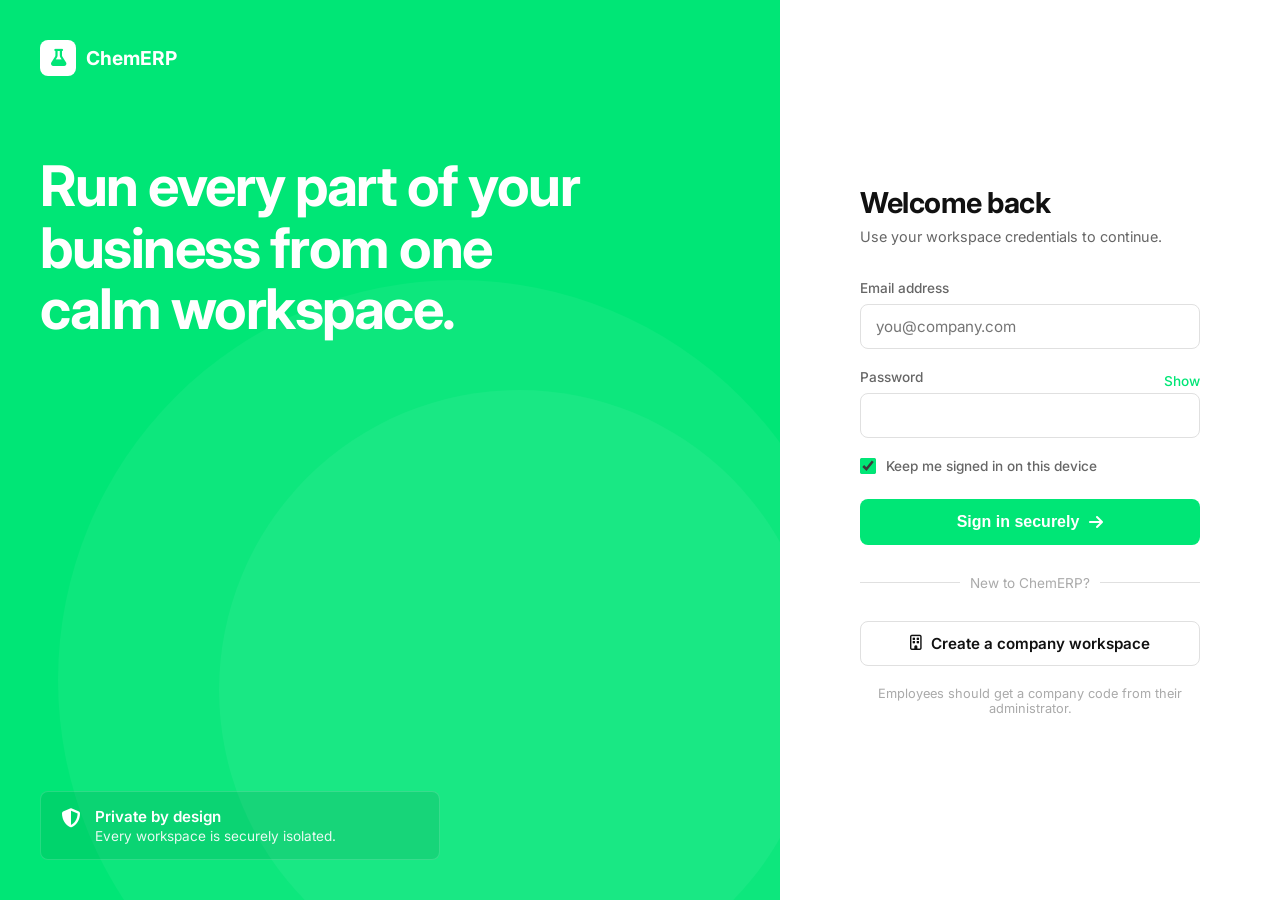
<file: static/login.html>
<!DOCTYPE html>
<html lang="en">
<head>
    <meta charset="UTF-8">
    <meta name="viewport" content="width=device-width, initial-scale=1.0">
    <title>Login - ChemERP</title>
    <link href="https://fonts.googleapis.com/css2?family=Inter:wght@400;500;600;700&display=swap" rel="stylesheet">
    <link rel="stylesheet" href="https://cdnjs.cloudflare.com/ajax/libs/font-awesome/6.4.0/css/all.min.css">
    <style>
        :root {
            --primary-green: #00e676; /* Parrot Green */
            --primary-dark: #00c853;
            --text-main: #111111;
            --text-muted: #666666;
            --border-color: #e0e0e0;
            --font-family: 'Inter', sans-serif;
        }

        * {
            margin: 0;
            padding: 0;
            box-sizing: border-box;
        }

        body {
            font-family: var(--font-family);
            display: flex;
            height: 100vh;
            overflow: hidden;
            background-color: #ffffff;
        }

        /* Left Panel */
        .left-panel {
            flex: 1;
            background-color: var(--primary-green);
            color: #ffffff;
            padding: 40px;
            display: flex;
            flex-direction: column;
            justify-content: space-between;
            position: relative;
            overflow: hidden;
        }

        /* Subtle background circles for the left panel */
        .left-panel::before {
            content: '';
            position: absolute;
            bottom: -20%;
            right: -10%;
            width: 800px;
            height: 800px;
            border-radius: 50%;
            background: rgba(255, 255, 255, 0.05);
            z-index: 0;
        }
        .left-panel::after {
            content: '';
            position: absolute;
            bottom: -10%;
            right: -5%;
            width: 600px;
            height: 600px;
            border-radius: 50%;
            background: rgba(255, 255, 255, 0.05);
            z-index: 0;
        }

        .left-content {
            position: relative;
            z-index: 1;
        }

        .logo {
            display: flex;
            align-items: center;
            gap: 10px;
            font-weight: 700;
            font-size: 1.2rem;
            margin-bottom: 80px;
        }

        .logo-icon {
            background-color: #ffffff;
            color: var(--primary-green);
            width: 36px;
            height: 36px;
            border-radius: 8px;
            display: flex;
            align-items: center;
            justify-content: center;
            font-size: 1.1rem;
        }

        .hero-text {
            font-size: 3.5rem;
            font-weight: 700;
            line-height: 1.1;
            letter-spacing: -1.5px;
            max-width: 550px;
        }

        .privacy-box {
            background-color: rgba(0, 0, 0, 0.08);
            border: 1px solid rgba(255, 255, 255, 0.15);
            padding: 15px 20px;
            border-radius: 8px;
            display: flex;
            align-items: flex-start;
            gap: 15px;
            max-width: 400px;
            position: relative;
            z-index: 1;
        }

        .privacy-box i {
            font-size: 1.2rem;
            margin-top: 2px;
        }

        .privacy-text h4 {
            font-size: 0.95rem;
            font-weight: 600;
            margin-bottom: 2px;
        }
        .privacy-text p {
            font-size: 0.85rem;
            opacity: 0.9;
        }

        /* Right Panel */
        .right-panel {
            width: 500px;
            background-color: #ffffff;
            padding: 60px 80px;
            display: flex;
            flex-direction: column;
            justify-content: center;
            overflow-y: auto;
        }

        .form-header {
            margin-bottom: 35px;
        }

        .form-header h1 {
            font-size: 1.8rem;
            font-weight: 700;
            color: var(--text-main);
            margin-bottom: 8px;
            letter-spacing: -0.5px;
        }

        .form-header p {
            font-size: 0.9rem;
            color: var(--text-muted);
        }

        .form-group {
            margin-bottom: 20px;
        }

        .form-group label {
            display: block;
            font-size: 0.85rem;
            font-weight: 500;
            color: var(--text-muted);
            margin-bottom: 8px;
        }

        .form-group input[type="email"],
        .form-group input[type="password"],
        .form-group input[type="text"] {
            width: 100%;
            padding: 12px 15px;
            border: 1px solid var(--border-color);
            border-radius: 8px;
            font-size: 0.95rem;
            font-family: var(--font-family);
            outline: none;
            transition: border-color 0.2s ease;
        }

        .form-group input:focus {
            border-color: var(--primary-green);
        }

        .password-header {
            display: flex;
            justify-content: space-between;
            align-items: center;
        }
        
        .password-header a {
            font-size: 0.85rem;
            color: var(--primary-green);
            text-decoration: none;
            font-weight: 500;
        }

        .checkbox-group {
            display: flex;
            align-items: center;
            gap: 10px;
            margin-bottom: 25px;
        }

        .checkbox-group input {
            width: 16px;
            height: 16px;
            accent-color: var(--primary-green);
        }

        .checkbox-group label {
            font-size: 0.85rem;
            color: var(--text-muted);
            font-weight: 500;
            cursor: pointer;
        }

        .btn-primary {
            width: 100%;
            padding: 14px;
            background-color: var(--primary-green);
            color: #ffffff;
            border: none;
            border-radius: 8px;
            font-size: 1rem;
            font-weight: 600;
            cursor: pointer;
            transition: background-color 0.2s ease;
            display: flex;
            align-items: center;
            justify-content: center;
            gap: 10px;
        }

        .btn-primary:hover {
            background-color: var(--primary-dark);
        }

        .divider {
            display: flex;
            align-items: center;
            text-align: center;
            margin: 30px 0;
            color: #aaa;
            font-size: 0.85rem;
        }

        .divider::before,
        .divider::after {
            content: '';
            flex: 1;
            border-bottom: 1px solid var(--border-color);
        }

        .divider span {
            padding: 0 10px;
        }

        .btn-outline {
            width: 100%;
            padding: 12px;
            background-color: #ffffff;
            color: var(--text-main);
            border: 1px solid var(--border-color);
            border-radius: 8px;
            font-size: 0.95rem;
            font-weight: 600;
            cursor: pointer;
            transition: all 0.2s ease;
            display: flex;
            align-items: center;
            justify-content: center;
            gap: 10px;
            text-decoration: none;
        }

        .btn-outline:hover {
            background-color: #f9f9f9;
            border-color: #ccc;
        }

        .footer-text {
            text-align: center;
            font-size: 0.8rem;
            color: #aaa;
            margin-top: 20px;
        }

        @media (max-width: 900px) {
            .left-panel {
                display: none;
            }
            .right-panel {
                width: 100%;
                padding: 40px;
            }
        }
    </style>
</head>
<body>

    <!-- Left Panel -->
    <div class="left-panel">
        <div class="left-content">
            <div class="logo">
                <div class="logo-icon">
                    <i class="fa-solid fa-flask"></i>
                </div>
                ChemERP
            </div>
            
            <h1 class="hero-text">
                Run every part of your business from one calm workspace.
            </h1>
        </div>

        <div class="privacy-box">
            <i class="fa-solid fa-shield-halved"></i>
            <div class="privacy-text">
                <h4>Private by design</h4>
                <p>Every workspace is securely isolated.</p>
            </div>
        </div>
    </div>

    <!-- Right Panel -->
    <div class="right-panel">
        <div class="form-header">
            <h1>Welcome back</h1>
            <p>Use your workspace credentials to continue.</p>
        </div>

        <form id="loginForm">
            <div class="form-group">
                <label>Email address</label>
                <input type="email" id="email" placeholder="you@company.com" required>
            </div>
            
            <div class="form-group">
                <div class="password-header">
                    <label>Password</label>
                    <a href="#">Show</a>
                </div>
                <input type="password" id="password" required>
            </div>

            <div class="checkbox-group">
                <input type="checkbox" id="keepSignedIn" checked>
                <label for="keepSignedIn">Keep me signed in on this device</label>
            </div>

            <button type="submit" class="btn-primary">
                Sign in securely <i class="fa-solid fa-arrow-right"></i>
            </button>
        </form>

        <div class="divider">
            <span>New to ChemERP?</span>
        </div>

        <a href="/register" class="btn-outline">
            <i class="fa-regular fa-building"></i> Create a company workspace
        </a>

        <p class="footer-text">
            Employees should get a company code from their administrator.
        </p>
    </div>

    <script>
        document.getElementById('loginForm').addEventListener('submit', async (e) => {
            e.preventDefault();
            const email = document.getElementById('email').value;
            const password = document.getElementById('password').value;

            const formData = new URLSearchParams();
            formData.append('username', email);
            formData.append('password', password);

            try {
                const response = await fetch('/api/login', {
                    method: 'POST',
                    headers: { 'Content-Type': 'application/x-www-form-urlencoded' },
                    body: formData
                });
                
                const data = await response.json();
                
                if (response.ok) {
                    localStorage.setItem('access_token', data.access_token);
                    localStorage.setItem('refresh_token', data.refresh_token);
                    window.location.href = '/';
                } else {
                    alert(data.detail || 'Invalid credentials');
                }
            } catch (error) {
                console.error(error);
                alert('Login failed');
            }
        });
    </script>
</body>
</html>
</file>
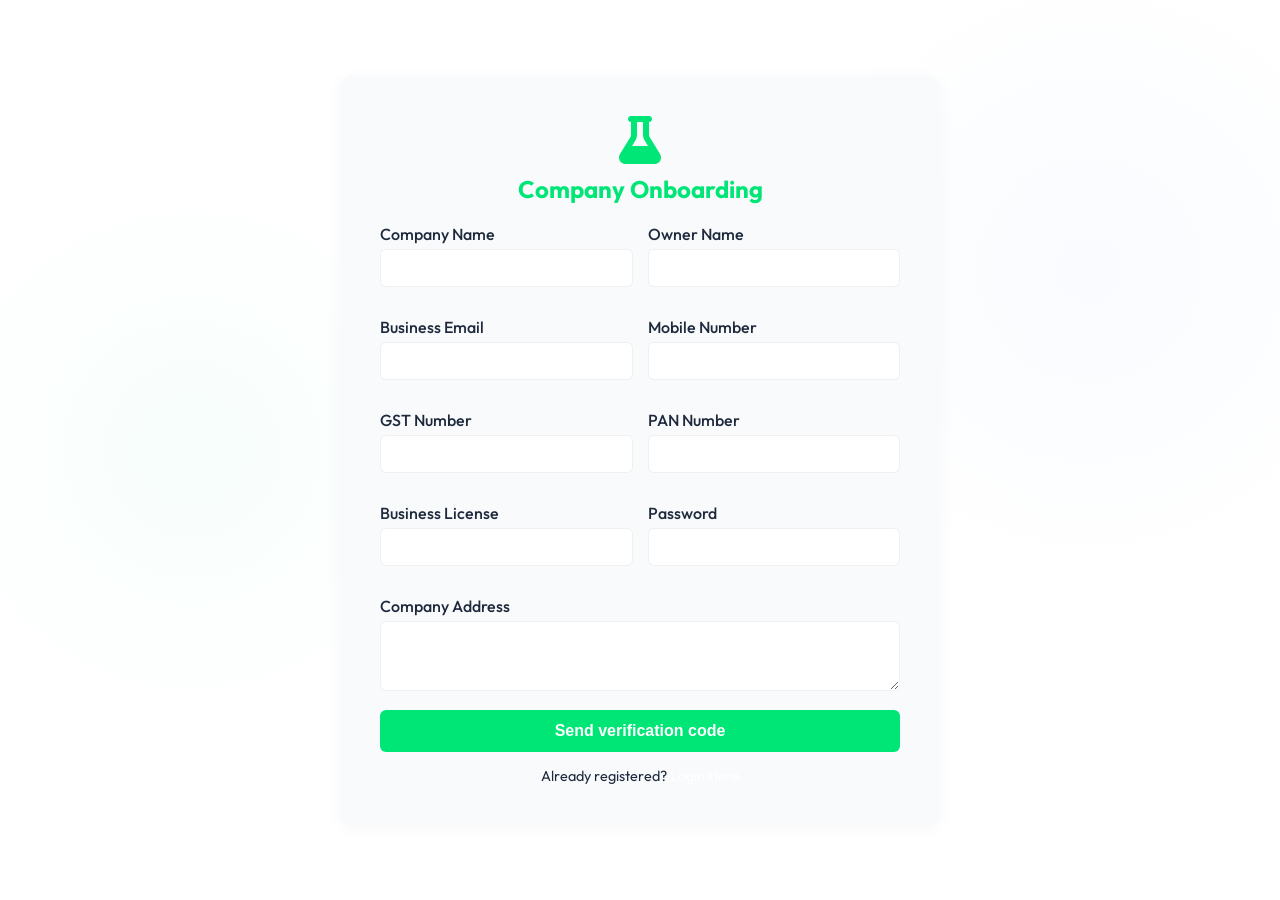
<file: static/register.html>
<!DOCTYPE html>
<html lang="en">
<head>
    <meta charset="UTF-8">
    <meta name="viewport" content="width=device-width, initial-scale=1.0">
    <title>Company Registration - ChemERP</title>
    <link href="https://fonts.googleapis.com/css2?family=Inter:wght@400;500;600;700&display=swap" rel="stylesheet">
    <link rel="stylesheet" href="https://cdnjs.cloudflare.com/ajax/libs/font-awesome/6.4.0/css/all.min.css">
    <link rel="stylesheet" href="/static/css/style.css">
    <style>
        body { justify-content: center; align-items: center; background-color: var(--sidebar-bg); padding: 20px;}
        .auth-container {
            background: var(--bg-color);
            padding: 40px;
            border-radius: 12px;
            box-shadow: var(--card-shadow);
            width: 100%;
            max-width: 600px;
        }
        .auth-container h2 { color: var(--secondary-color); margin-bottom: 20px; text-align: center; }
        .form-grid { display: grid; grid-template-columns: 1fr 1fr; gap: 15px; }
        .form-group { margin-bottom: 15px; }
        .form-group.full { grid-column: span 2; }
        .form-group label { display: block; margin-bottom: 5px; font-weight: 500; }
        .form-group input, .form-group textarea { 
            width: 100%; padding: 10px; border: 1px solid var(--border-color); 
            border-radius: 6px; font-family: var(--font-family);
        }
        .btn {
            background: var(--secondary-color); color: #fff; border: none;
            padding: 12px; width: 100%; border-radius: 6px; cursor: pointer;
            font-size: 1rem; font-weight: 600; transition: var(--transition);
        }
        .btn:hover { background: #55b800; }
        .auth-links { margin-top: 15px; font-size: 0.9rem; text-align: center; }
        .auth-links a { color: var(--primary-color); text-decoration: none; }
        @media (max-width: 600px) { .form-grid { grid-template-columns: 1fr; } .form-group.full { grid-column: span 1; } }
    </style>
</head>
<body>
    <div class="auth-container">
        <div style="text-align: center;">
            <i class="fa-solid fa-flask" style="color: var(--secondary-color); font-size: 3rem; margin-bottom: 10px;"></i>
        </div>
        <h2>Company Onboarding</h2>
        <form id="registerForm">
            <div class="form-grid">
                <div class="form-group">
                    <label>Company Name</label>
                    <input type="text" id="company_name" required>
                </div>
                <div class="form-group">
                    <label>Owner Name</label>
                    <input type="text" id="owner_name" required>
                </div>
                <div class="form-group">
                    <label>Business Email</label>
                    <input type="email" id="email" required>
                </div>
                <div class="form-group">
                    <label>Mobile Number</label>
                    <input type="text" id="mobile" required>
                </div>
                <div class="form-group">
                    <label>GST Number</label>
                    <input type="text" id="gst_number" required>
                </div>
                <div class="form-group">
                    <label>PAN Number</label>
                    <input type="text" id="pan_number" required>
                </div>
                <div class="form-group">
                    <label>Business License</label>
                    <input type="text" id="license_number" required>
                </div>
                <div class="form-group">
                    <label>Password</label>
                    <input type="password" id="password" required>
                </div>
                <div class="form-group full">
                    <label>Company Address</label>
                    <textarea id="address" rows="3" required></textarea>
                </div>
            </div>
            <button type="submit" class="btn">Send verification code</button>
        </form>
        <form id="verifyForm" style="display:none; margin-top:16px;">
            <div class="form-group full">
                <label>6-digit verification code</label>
                <input type="text" id="otp" inputmode="numeric" maxlength="6" pattern="[0-9]{6}" required>
            </div>
            <button type="submit" class="btn">Verify and create workspace</button>
        </form>
        <div class="auth-links">
            <p>Already registered? <a href="/login">Login Here</a></p>
        </div>
    </div>

    <script>
        document.getElementById('registerForm').addEventListener('submit', async (e) => {
            e.preventDefault();
            const data = {
                company_name: document.getElementById('company_name').value,
                owner_name: document.getElementById('owner_name').value,
                email: document.getElementById('email').value,
                mobile: document.getElementById('mobile').value,
                gst_number: document.getElementById('gst_number').value,
                pan_number: document.getElementById('pan_number').value,
                license_number: document.getElementById('license_number').value,
                address: document.getElementById('address').value,
                password: document.getElementById('password').value,
            };

            try {
                const response = await fetch('/api/register/request', {
                    method: 'POST',
                    headers: { 'Content-Type': 'application/json' },
                    body: JSON.stringify(data)
                });
                if (response.ok) {
                    document.getElementById('registerForm').style.display = 'none';
                    document.getElementById('verifyForm').style.display = 'block';
                    alert('A verification code was sent to your business email.');
                } else {
                    const error = await response.json();
                    alert('Error: ' + error.detail);
                }
            } catch (error) {
                console.error(error);
                alert('Registration failed');
            }
        });

        document.getElementById('verifyForm').addEventListener('submit', async (e) => {
            e.preventDefault();
            const response = await fetch('/api/register/verify', {
                method: 'POST', headers: { 'Content-Type': 'application/json' },
                body: JSON.stringify({ email: document.getElementById('email').value, otp: document.getElementById('otp').value })
            });
            if (response.ok) {
                alert('Workspace created successfully. You can now sign in.');
                window.location.href = '/login';
            } else {
                const error = await response.json();
                alert('Error: ' + (error.detail || 'Verification failed'));
            }
        });
    </script>
</body>
</html>
</file>
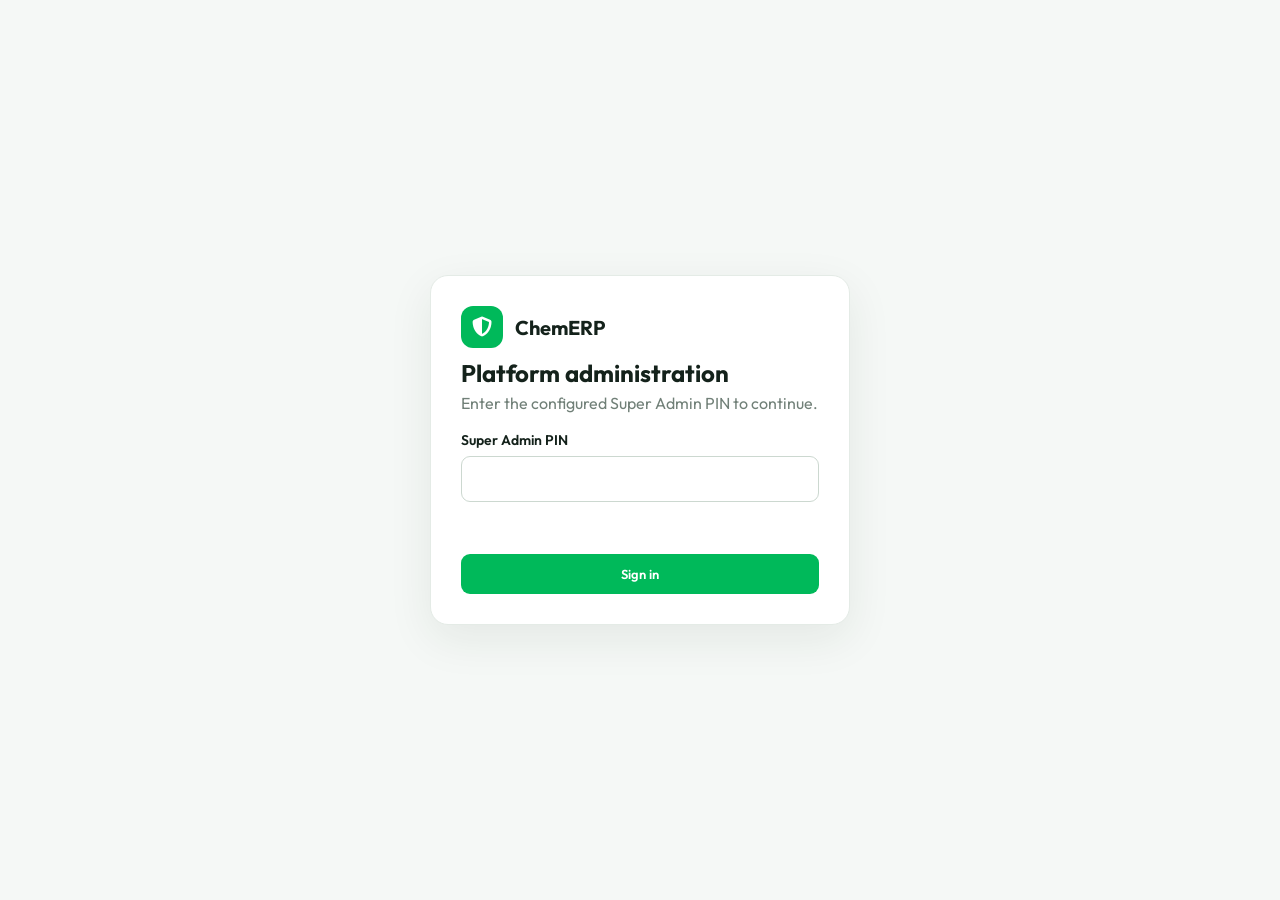
<file: static/super_admin.html>
<!DOCTYPE html>
<html lang="en">
<head>
  <meta charset="UTF-8">
  <meta name="viewport" content="width=device-width, initial-scale=1.0">
  <title>ChemERP Platform Administration</title>
  <link rel="preconnect" href="https://fonts.googleapis.com">
  <link href="https://fonts.googleapis.com/css2?family=Outfit:wght@400;500;600;700&display=swap" rel="stylesheet">
  <link rel="stylesheet" href="https://cdnjs.cloudflare.com/ajax/libs/font-awesome/6.4.0/css/all.min.css">
  <style>
    :root { --green:#00b95a; --ink:#14221b; --muted:#718078; --line:#e4ebe6; --paper:#fff; --canvas:#f5f8f6; --red:#ca3f3f; }
    * { box-sizing:border-box } body { margin:0; font-family:Outfit,Arial,sans-serif; color:var(--ink); background:var(--canvas) }
    [hidden] { display: none !important; }
    .shell { max-width:1240px; margin:auto; padding:32px 24px 56px }.top { display:flex; justify-content:space-between; align-items:center; margin-bottom:32px }.brand { display:flex; align-items:center; gap:12px; font-size:20px; font-weight:700 }.brand i { width:42px; height:42px; display:grid; place-items:center; color:white; background:var(--green); border-radius:12px }.eyebrow { color:var(--green); text-transform:uppercase; letter-spacing:1.3px; font-size:12px; font-weight:700; margin:0 0 5px }.top h1 { margin:0; font-size:27px }.signout, .btn { border:0; border-radius:9px; padding:10px 14px; cursor:pointer; font:inherit; font-weight:600 }.signout { color:var(--ink); background:#e9efeb }.grid { display:grid; grid-template-columns:repeat(3,1fr); gap:18px; margin-bottom:24px }.metric { background:var(--paper); border:1px solid var(--line); border-radius:14px; padding:20px }.metric span { color:var(--muted); font-size:14px }.metric strong { display:block; margin-top:7px; font-size:32px }.layout { display:grid; grid-template-columns:minmax(0,1fr) 320px; gap:24px }.card { background:var(--paper); border:1px solid var(--line); border-radius:14px; overflow:hidden }.card-head { padding:20px 22px; border-bottom:1px solid var(--line); display:flex; justify-content:space-between; align-items:center }.card-head h2 { margin:0; font-size:18px }.card-head p { margin:4px 0 0; color:var(--muted); font-size:14px }.refresh { background:#e8f8ee; color:#087a3b }.table-wrap { overflow-x:auto } table { width:100%; border-collapse:collapse } th,td { padding:15px 16px; border-bottom:1px solid var(--line); text-align:left; font-size:14px } th { color:var(--muted); font-size:11px; text-transform:uppercase; letter-spacing:1px; background:#fbfcfb } td small { display:block; color:var(--muted); margin-top:3px }.status { color:#8a6200; background:#fff6d9; padding:5px 8px; border-radius:999px; font-size:12px; font-weight:700 }.actions { display:flex; gap:7px }.btn { padding:8px 10px; font-size:13px }.approve { background:var(--green); color:white }.reject { background:#fff0f0; color:var(--red) }.details { background:#f0f4f1; color:#415247 }.empty { padding:48px 20px; text-align:center; color:var(--muted) }.sidebar { padding:22px }.sidebar h3 { margin:0 0 12px; font-size:16px }.sidebar p,.sidebar li { color:var(--muted); font-size:14px; line-height:1.55 }.sidebar ul { padding-left:20px }.notice { background:#edf9f1; border:1px solid #cbeed7; border-radius:10px; padding:14px; color:#23633c }.login { min-height:100vh; display:grid; place-items:center; padding:20px }.login-card { width:min(420px,100%); background:white; border:1px solid var(--line); border-radius:18px; padding:30px; box-shadow:0 14px 45px rgba(21,48,31,.08) }.login-card h1 { margin:10px 0 5px }.login-card p { color:var(--muted); margin-top:0 }.field { margin:18px 0 }.field label { display:block; font-weight:600; font-size:14px; margin-bottom:7px }.field input { width:100%; padding:12px; border:1px solid #ccd8d0; border-radius:9px; font:inherit }.login-btn { width:100%; background:var(--green); color:white; padding:12px }.error { color:var(--red); font-size:14px; min-height:20px } dialog { border:0; border-radius:14px; width:min(460px,calc(100% - 30px)); padding:0; box-shadow:0 20px 80px #0005 } dialog::backdrop { background:#10201688 }.modal-body { padding:24px }.modal-body h2 { margin-top:0 }.data-list { display:grid; grid-template-columns:120px 1fr; gap:11px; font-size:14px }.data-list b { color:var(--muted) } @media(max-width:820px){.grid,.layout{grid-template-columns:1fr}.top{align-items:flex-start;gap:16px}.actions{flex-wrap:wrap}.shell{padding:20px 14px}}
  </style>
</head>
<body>
  <section class="login" id="loginView">
    <form class="login-card" id="adminLogin">
      <div class="brand"><i class="fa-solid fa-shield-halved"></i> ChemERP</div>
      <h1>Platform administration</h1><p>Enter the configured Super Admin PIN to continue.</p>
      <div class="field"><label for="pin">Super Admin PIN</label><input id="pin" type="password" required inputmode="numeric" autocomplete="current-password"></div>
      <p class="error" id="loginError"></p><button class="btn login-btn">Sign in</button>
    </form>
  </section>
  <main class="shell" id="dashboard" hidden>
    <header class="top"><div><p class="eyebrow">Secure control plane</p><h1>Company approvals</h1></div><button class="signout" id="signOut"><i class="fa-solid fa-arrow-right-from-bracket"></i> Sign out</button></header>
    <section class="grid"><article class="metric"><span>Pending review</span><strong id="pendingCount">—</strong></article><article class="metric"><span>Approved companies</span><strong id="approvedCount">—</strong></article><article class="metric"><span>Rejected companies</span><strong id="rejectedCount">—</strong></article></section>
    <section class="layout"><article class="card"><div class="card-head"><div><h2>Verified company requests</h2><p>Review business identity details before enabling the workspace.</p></div><button class="btn refresh" id="refresh"><i class="fa-solid fa-rotate"></i> Refresh</button></div><div class="table-wrap"><table><thead><tr><th>Company</th><th>Registration</th><th>Compliance</th><th>Status</th><th>Actions</th></tr></thead><tbody id="companies"></tbody></table></div></article><aside class="card sidebar"><h3>Approval checklist</h3><p>Confirm the company is eligible to use the chemical-industry workspace.</p><ul><li>Business name and address are complete</li><li>GST and licence information are present</li><li>Owner email has passed verification</li></ul><div class="notice"><strong>Audit ready</strong><br>Every approval or rejection records the acting Super Admin and note.</div></aside></section>
  </main>
  <dialog id="companyDialog"><div class="modal-body"><h2 id="dialogTitle">Company details</h2><div class="data-list" id="dialogData"></div><form method="dialog" style="margin-top:22px"><button class="signout">Close</button></form></div></dialog>
  <script>
    const tokenKey='platform_access_token'; const $=id=>document.getElementById(id); let companies=[];
    const escape=value=>String(value??'—').replace(/[&<>"']/g,c=>({'&':'&amp;','<':'&lt;','>':'&gt;','"':'&quot;',"'":'&#39;'}[c]));
    async function api(path, options={}) { const response=await fetch(path,{...options,headers:{...options.headers,Authorization:`Bearer ${localStorage.getItem(tokenKey)}`}}); if(response.status===401||response.status===403){localStorage.removeItem(tokenKey);showLogin();throw new Error('Session expired')} if(!response.ok){const data=await response.json().catch(()=>({}));throw new Error(data.detail||'Request failed')} return response.json() }
    function showLogin(){ $('dashboard').hidden=true;$('loginView').hidden=false }
    function showDashboard(){ $('loginView').hidden=true;$('dashboard').hidden=false; load() }
    async function load(){ try { const [summary, rows]=await Promise.all([api('/api/platform/summary'),api('/api/platform/companies')]); $('pendingCount').textContent=summary.pending;$('approvedCount').textContent=summary.approved;$('rejectedCount').textContent=summary.rejected; companies=rows; const body=$('companies'); body.innerHTML=rows.length?rows.map(c=>`<tr><td><strong>${escape(c.name)}</strong><small>${escape(c.owner_name)} · ${escape(c.email)}</small></td><td>${new Date(c.created_at).toLocaleDateString()}<small>${escape(c.company_code)}</small></td><td>${escape(c.gst_number||'No GST')}<small>${escape(c.license_number||'No licence')}</small></td><td><span class="status">Pending</span></td><td><div class="actions"><button class="btn details" onclick="viewCompany('${c.id}')">Details</button><button class="btn approve" onclick="review('${c.id}','approve')">Approve</button><button class="btn reject" onclick="review('${c.id}','reject')">Reject</button></div></td></tr>`).join(''):'<tr><td class="empty" colspan="5">No verified companies are waiting for review.</td></tr>' } catch(error) { console.error(error) } }
    window.viewCompany=id=>{const c=companies.find(x=>x.id===id);if(!c)return;$('dialogTitle').textContent=c.name;$('dialogData').innerHTML=[['Owner',c.owner_name],['Email',c.email],['Mobile',c.mobile],['GST',c.gst_number],['Licence',c.license_number],['Address',c.address]].map(([k,v])=>`<b>${escape(k)}</b><span>${escape(v)}</span>`).join('');$('companyDialog').showModal()}
    window.review=async(id,action)=>{const label=action==='approve'?'Approve':'Reject';const reason=prompt(`${label} this company? Add an optional audit note:`);if(reason===null)return;try{await api(`/api/platform/companies/${id}/${action}`,{method:'POST',headers:{'Content-Type':'application/json'},body:JSON.stringify({reason})});await load()}catch(error){alert(error.message)}}
    $('adminLogin').addEventListener('submit',async e=>{e.preventDefault();$('loginError').textContent='';try{const r=await fetch('/api/platform/login',{method:'POST',headers:{'Content-Type':'application/json'},body:JSON.stringify({pin:$('pin').value})});const data=await r.json();if(!r.ok)throw new Error(data.detail||'Sign in failed');localStorage.setItem(tokenKey,data.access_token);showDashboard()}catch(error){$('loginError').textContent=error.message}});$('refresh').onclick=load;$('signOut').onclick=()=>{localStorage.removeItem(tokenKey);showLogin()};if(localStorage.getItem(tokenKey))showDashboard();
  </script>
</body>
</html>
</file>
<file: static/css/style.css>
@import url('https://fonts.googleapis.com/css2?family=Outfit:wght@300;400;500;600;700&display=swap');

:root {
  --primary-color: #FFFFFF;
  --secondary-color: #00E676; /* Parrot Green */
  --secondary-glow: rgba(0, 230, 118, 0.4);
  --bg-color: #F8FAFC;
  --bg-surface: #FFFFFF;
  --text-dark: #1E293B;
  --text-muted: #64748B;
  --border-color: rgba(0, 0, 0, 0.06);
  --active-bg: rgba(0, 230, 118, 0.1);
  --active-text: #00C853;
  --card-shadow: 0 4px 20px rgba(0, 0, 0, 0.03);
  --btn-bg: linear-gradient(135deg, #00E676 0%, #00C853 100%);
  --btn-hover: linear-gradient(135deg, #69F0AE 0%, #00E676 100%);
  --font-family: 'Outfit', sans-serif;
  --transition: all 0.3s cubic-bezier(0.4, 0, 0.2, 1);
}

* {
  margin: 0;
  padding: 0;
  box-sizing: border-box;
}

body {
  font-family: var(--font-family);
  background: var(--bg-color);
  background-image: 
    radial-gradient(circle at 15% 50%, rgba(0, 230, 118, 0.03), transparent 25%),
    radial-gradient(circle at 85% 30%, rgba(59, 130, 246, 0.03), transparent 25%);
  color: var(--text-dark);
  display: flex;
  height: 100vh;
  overflow: hidden;
  -webkit-font-smoothing: antialiased;
}

/* Sidebar */
.sidebar {
  width: 280px;
  background: rgba(255, 255, 255, 0.85);
  backdrop-filter: blur(20px);
  -webkit-backdrop-filter: blur(20px);
  display: flex;
  flex-direction: column;
  transition: var(--transition);
  z-index: 100;
  border-right: 1px solid var(--border-color);
  box-shadow: 2px 0 15px rgba(0,0,0,0.02);
}

.sidebar-header {
  padding: 35px 25px 25px 25px;
  display: flex;
  flex-direction: row;
  align-items: center;
  justify-content: flex-start;
  gap: 15px;
}

.sidebar-header i {
  color: var(--secondary-color);
  font-size: 2rem;
  filter: drop-shadow(0 2px 8px var(--secondary-glow));
}

.sidebar-header h2 {
  font-size: 1.5rem;
  color: var(--text-dark);
  font-weight: 700;
  letter-spacing: -0.5px;
}

.nav-menu {
  flex: 1;
  overflow-y: auto;
  padding: 15px 20px;
  display: flex;
  flex-direction: column;
  gap: 6px;
}

.nav-menu::-webkit-scrollbar {
  width: 4px;
}
.nav-menu::-webkit-scrollbar-thumb {
  background: rgba(0,0,0,0.1);
  border-radius: 4px;
}

.nav-item {
  padding: 14px 18px;
  display: flex;
  align-items: center;
  justify-content: flex-start;
  gap: 16px;
  color: var(--text-muted);
  text-decoration: none;
  font-weight: 500;
  font-size: 1rem;
  border-radius: 12px;
  transition: var(--transition);
  cursor: pointer;
  border: 1px solid transparent;
}

.nav-item:hover {
  background: rgba(0, 0, 0, 0.02);
  color: var(--text-dark);
  transform: translateX(4px);
}

.nav-item.active {
  background: var(--active-bg);
  color: var(--active-text);
  border: 1px solid rgba(0, 230, 118, 0.2);
  box-shadow: 0 4px 15px rgba(0, 230, 118, 0.08);
}

.nav-item i {
  width: 24px;
  text-align: center;
  font-size: 1.2rem;
  transition: var(--transition);
}

.nav-item.active i {
  filter: drop-shadow(0 2px 6px var(--secondary-glow));
}

.sidebar-footer {
  padding: 25px 20px;
  border-top: 1px solid var(--border-color);
}

.btn-sidebar-footer {
  width: 100%;
  padding: 14px;
  background: #ffffff;
  border: 1px solid var(--border-color);
  color: var(--text-dark);
  font-weight: 500;
  border-radius: 10px;
  cursor: pointer;
  display: flex;
  align-items: center;
  justify-content: center;
  gap: 10px;
  transition: var(--transition);
  margin-bottom: 12px;
  font-size: 0.95rem;
  box-shadow: 0 2px 5px rgba(0,0,0,0.02);
}
.btn-sidebar-footer.primary {
  background: var(--btn-bg);
  border: none;
  color: #fff;
  box-shadow: 0 4px 15px rgba(0, 230, 118, 0.25);
}
.btn-sidebar-footer.primary:hover {
  background: var(--btn-hover);
  box-shadow: 0 6px 20px rgba(0, 230, 118, 0.35);
  transform: translateY(-2px);
}
.btn-sidebar-footer:not(.primary):hover {
  background: #f8fafc;
  border-color: #e2e8f0;
}

/* Main Content */
.main-content {
  flex: 1;
  display: flex;
  flex-direction: column;
  overflow-y: auto;
  padding: 50px 60px;
}

.main-content::-webkit-scrollbar {
  width: 6px;
}
.main-content::-webkit-scrollbar-thumb {
  background: rgba(0,0,0,0.1);
  border-radius: 4px;
}

/* Page Header */
.page-header {
  display: flex;
  justify-content: space-between;
  align-items: flex-end;
  margin-bottom: 40px;
  animation: fadeInDown 0.6s ease forwards;
}

.page-title h1 {
  font-size: 2.2rem;
  font-weight: 700;
  color: var(--text-dark);
  margin-bottom: 8px;
  letter-spacing: -0.5px;
}

.page-title p {
  font-size: 1rem;
  color: var(--text-muted);
}

.header-actions {
  display: flex;
  gap: 15px;
}

.btn-pill {
  padding: 10px 20px;
  background: #ffffff;
  border: 1px solid var(--border-color);
  border-radius: 30px;
  font-size: 0.9rem;
  font-weight: 500;
  color: var(--text-dark);
  cursor: pointer;
  display: flex;
  align-items: center;
  gap: 8px;
  transition: var(--transition);
  box-shadow: 0 2px 8px rgba(0,0,0,0.02);
}
.btn-pill:hover {
  background: #f8fafc;
  border-color: #e2e8f0;
  transform: translateY(-2px);
  box-shadow: 0 4px 12px rgba(0,0,0,0.04);
}

/* Content Container */
.content-card {
  background: var(--bg-surface);
  border-radius: 20px;
  padding: 30px;
  box-shadow: var(--card-shadow);
  border: 1px solid var(--border-color);
  min-height: 500px;
  animation: fadeInUp 0.6s ease forwards;
  opacity: 0;
}

.card-toolbar {
  display: flex;
  justify-content: space-between;
  align-items: center;
  margin-bottom: 30px;
}

.search-bar {
  display: flex;
  align-items: center;
  background: #f8fafc;
  border: 1px solid var(--border-color);
  border-radius: 12px;
  padding: 12px 20px;
  width: 350px;
  transition: var(--transition);
}
.search-bar:focus-within {
  border-color: var(--secondary-color);
  box-shadow: 0 0 0 3px rgba(0, 230, 118, 0.15);
  background: #ffffff;
}

.search-bar i {
  color: var(--text-muted);
  margin-right: 12px;
  font-size: 1.1rem;
}

.search-bar input {
  border: none;
  background: transparent;
  outline: none;
  width: 100%;
  font-family: var(--font-family);
  font-size: 0.95rem;
  color: var(--text-dark);
}
.search-bar input::placeholder {
  color: var(--text-muted);
}

.table-wrapper {
  width: 100%;
  overflow-x: auto;
}

.data-table {
  width: 100%;
  border-collapse: separate;
  border-spacing: 0;
}

.data-table th {
  background: #f8fafc;
  padding: 16px 20px;
  text-align: left;
  font-size: 0.8rem;
  text-transform: uppercase;
  letter-spacing: 1.5px;
  color: var(--text-muted);
  font-weight: 600;
  border-bottom: 1px solid var(--border-color);
}
.data-table th:first-child { border-top-left-radius: 12px; }
.data-table th:last-child { border-top-right-radius: 12px; }

.data-table td {
  padding: 18px 20px;
  border-bottom: 1px solid var(--border-color);
  font-size: 0.95rem;
  font-weight: 500;
  color: var(--text-dark);
  transition: var(--transition);
}

.data-table tbody tr {
  transition: var(--transition);
}

.data-table tbody tr:hover {
  background: #f8fafc;
}

.action-btn {
  width: 36px;
  height: 36px;
  border-radius: 10px;
  background: #ffffff;
  border: 1px solid var(--border-color);
  display: inline-flex;
  align-items: center;
  justify-content: center;
  cursor: pointer;
  color: var(--text-muted);
  transition: var(--transition);
}

.action-btn:hover {
  background: var(--active-bg);
  color: var(--active-text);
  border-color: var(--secondary-color);
  transform: translateY(-2px);
}

/* Module Container visibility */
.module-container {
  display: none;
}
.module-container.active {
  display: block;
}

/* Mobile Menu Toggle */
.menu-toggle {
  display: none;
  background: #ffffff;
  border: 1px solid var(--border-color);
  border-radius: 8px;
  padding: 10px;
  font-size: 1.5rem;
  cursor: pointer;
  color: var(--text-dark);
  margin-bottom: 20px;
  box-shadow: 0 2px 8px rgba(0,0,0,0.05);
}

/* Animations */
@keyframes fadeInUp {
  from { opacity: 0; transform: translateY(20px); }
  to { opacity: 1; transform: translateY(0); }
}

@keyframes fadeInDown {
  from { opacity: 0; transform: translateY(-20px); }
  to { opacity: 1; transform: translateY(0); }
}

@media (max-width: 1024px) {
  .hero-section {
    flex-direction: column !important;
    text-align: center;
    padding: 30px 20px !important;
  }
  .hero-section > div:first-child {
    max-width: 100%;
    margin-bottom: 20px;
  }
  .hero-section > div:nth-child(2) {
    margin-top: -30px;
  }
  .hero-section svg {
    transform: scale(0.9) translateY(0) translateX(0) !important;
  }
}

@media (max-width: 768px) {
  .sidebar {
    position: fixed;
    left: -280px;
    height: 100%;
  }
  .sidebar.open {
    left: 0;
  }
  .menu-toggle {
    display: block;
    position: fixed;
    top: 20px;
    left: 20px;
    z-index: 90; /* Just below sidebar */
  }
  .main-content {
    padding: 70px 20px 20px 20px; /* Offset for fixed toggle */
  }
  .card-toolbar {
    flex-direction: column;
    align-items: flex-start;
    gap: 15px;
  }
  .search-bar { width: 100%; }
  .page-header {
    flex-direction: column;
    align-items: flex-start;
    gap: 15px;
  }
  .hero-section svg {
    transform: scale(0.7) translateY(-20px) translateX(0) !important;
    margin-bottom: -50px;
  }
  .grid {
    grid-template-columns: 1fr !important;
  }
}

/* Modal Dialog Styles */
dialog {
  border: 0;
  border-radius: 20px;
  box-shadow: 0 10px 40px rgba(0,0,0,0.1);
  padding: 0;
  width: min(500px, 90%);
  background: var(--bg-surface);
  color: var(--text-dark);
  outline: none;
  animation: fadeInUp 0.4s cubic-bezier(0.4, 0, 0.2, 1) forwards;
}

dialog::backdrop {
  background: rgba(15, 23, 42, 0.3);
  backdrop-filter: blur(8px);
}

.modal-content {
  padding: 30px;
}

.modal-content h3 {
  margin-bottom: 20px;
  font-size: 1.4rem;
  font-weight: 700;
  color: var(--text-dark);
}

.modal-content form {
  display: flex;
  flex-direction: column;
  gap: 15px;
}

.modal-content input, .modal-content select, .modal-content textarea {
  width: 100%;
  padding: 12px 16px;
  border: 1px solid var(--border-color);
  border-radius: 10px;
  font-family: var(--font-family);
  font-size: 0.95rem;
  background: #f8fafc;
  color: var(--text-dark);
  outline: none;
  transition: var(--transition);
}

.modal-content input:focus, .modal-content select:focus, .modal-content textarea:focus {
  border-color: var(--secondary-color);
  background: #ffffff;
  box-shadow: 0 0 0 3px rgba(0, 230, 118, 0.15);
}

.modal-actions {
  display: flex;
  justify-content: flex-end;
  gap: 12px;
  margin-top: 10px;
}

.btn {
  padding: 10px 20px;
  border-radius: 30px;
  font-size: 0.95rem;
  font-weight: 600;
  cursor: pointer;
  transition: var(--transition);
  border: 1px solid var(--border-color);
  background: #ffffff;
  color: var(--text-dark);
}

.btn:hover {
  background: #f1f5f9;
}

.btn-primary {
  background: var(--btn-bg);
  border: none;
  color: white;
  box-shadow: 0 4px 15px rgba(0, 230, 118, 0.2);
}

.btn-primary:hover {
  background: var(--btn-hover);
  box-shadow: 0 6px 20px rgba(0, 230, 118, 0.3);
}

/* Floating AI Assistant Widget */
.ai-assistant-container {
  position: fixed;
  bottom: 30px;
  right: 30px;
  width: 380px;
  height: 500px;
  background: rgba(255, 255, 255, 0.9);
  backdrop-filter: blur(20px);
  -webkit-backdrop-filter: blur(20px);
  border: 1px solid var(--border-color);
  border-radius: 24px;
  box-shadow: 0 12px 40px rgba(0, 0, 0, 0.08);
  display: flex;
  flex-direction: column;
  z-index: 1000;
  transform: scale(0.9) translateY(40px);
  opacity: 0;
  pointer-events: none;
  transition: all 0.4s cubic-bezier(0.34, 1.56, 0.64, 1);
}

.ai-assistant-container.active {
  transform: scale(1) translateY(0);
  opacity: 1;
  pointer-events: auto;
}

.ai-assistant-header {
  padding: 20px;
  border-bottom: 1px solid var(--border-color);
  display: flex;
  justify-content: space-between;
  align-items: center;
}

.ai-assistant-header h4 {
  margin: 0;
  font-size: 1.1rem;
  font-weight: 700;
  color: var(--text-dark);
  display: flex;
  align-items: center;
  gap: 8px;
}

.ai-assistant-header h4 i {
  color: var(--secondary-color);
}

.ai-assistant-close {
  background: transparent;
  border: none;
  font-size: 1.2rem;
  cursor: pointer;
  color: var(--text-muted);
  transition: var(--transition);
}

.ai-assistant-close:hover {
  color: var(--text-dark);
}

.ai-assistant-chat {
  flex: 1;
  overflow-y: auto;
  padding: 20px;
  display: flex;
  flex-direction: column;
  gap: 15px;
}

.chat-bubble {
  max-width: 80%;
  padding: 12px 16px;
  border-radius: 16px;
  font-size: 0.95rem;
  line-height: 1.4;
}

.chat-bubble.bot {
  background: #f1f5f9;
  color: var(--text-dark);
  align-self: flex-start;
  border-top-left-radius: 4px;
}

.chat-bubble.user {
  background: var(--active-bg);
  color: var(--active-text);
  align-self: flex-end;
  border-top-right-radius: 4px;
}

.ai-assistant-input {
  padding: 15px 20px;
  border-top: 1px solid var(--border-color);
  display: flex;
  gap: 10px;
  align-items: center;
}

.ai-assistant-input input {
  flex: 1;
  padding: 10px 14px;
  border: 1px solid var(--border-color);
  border-radius: 12px;
  outline: none;
  font-family: var(--font-family);
  font-size: 0.9rem;
}

.ai-assistant-input input:focus {
  border-color: var(--secondary-color);
}

.ai-assistant-input button {
  width: 38px;
  height: 38px;
  border-radius: 50%;
  background: var(--btn-bg);
  border: none;
  color: white;
  cursor: pointer;
  display: flex;
  align-items: center;
  justify-content: center;
  transition: var(--transition);
}

.ai-assistant-input button:hover {
  background: var(--btn-hover);
  transform: scale(1.05);
}

#aiVoiceBtn {
  background: #f1f5f9;
  color: var(--text-dark);
  border: 1px solid var(--border-color);
}

#aiVoiceBtn.recording {
  background: #ef4444;
  color: white;
  animation: pulse 1.5s infinite;
}

@keyframes pulse {
  0% { transform: scale(1); }
  50% { transform: scale(1.1); box-shadow: 0 0 10px rgba(239, 68, 68, 0.5); }
  100% { transform: scale(1); }
}

/* 3D Drum Section */
.drum-display-section {
  margin-top: 30px;
  display: flex;
  flex-direction: column;
  gap: 20px;
  background: #ffffff;
  border: 1px solid var(--border-color);
  border-radius: 20px;
  padding: 25px;
  box-shadow: 0 10px 30px rgba(0,0,0,0.03);
}

.drum-controls {
  display: flex;
  justify-content: space-between;
  align-items: center;
}

.drums-container {
  display: flex;
  justify-content: space-around;
  align-items: center;
  gap: 30px;
  padding: 20px 0;
  perspective: 800px;
}

.chemical-drum {
  width: 140px;
  height: 200px;
  position: relative;
  transform-style: preserve-3d;
  transition: all 0.5s ease;
  cursor: pointer;
}

.chemical-drum:hover, .chemical-drum.selected {
  transform: rotateY(15deg) scale(1.08);
  box-shadow: 0 15px 35px rgba(0,0,0,0.1);
}

.drum-top {
  position: absolute;
  top: 0;
  left: 0;
  width: 140px;
  height: 30px;
  border-radius: 50%;
  z-index: 5;
  border: 2px solid rgba(0,0,0,0.15);
}

.drum-body {
  position: absolute;
  top: 15px;
  left: 0;
  width: 140px;
  height: 170px;
  border-radius: 0 0 50% 50% / 0 0 15px 15px;
  border: 2px solid rgba(0,0,0,0.15);
  border-top: none;
  display: flex;
  flex-direction: column;
  justify-content: center;
  align-items: center;
  color: white;
  text-align: center;
  padding: 10px;
  font-family: monospace;
  box-shadow: inset 0 20px 20px rgba(255,255,255,0.15), inset 0 -20px 20px rgba(0,0,0,0.2);
}

.drum-bottom {
  position: absolute;
  bottom: 0;
  left: 0;
  width: 140px;
  height: 30px;
  border-radius: 50%;
  border: 2px solid rgba(0,0,0,0.15);
  z-index: 1;
}

.drum-flammable .drum-top {
  background: #f87171;
}
.drum-flammable .drum-body {
  background: linear-gradient(90deg, #b91c1c 0%, #ef4444 30%, #f87171 50%, #ef4444 70%, #b91c1c 100%);
}
.drum-flammable .drum-bottom {
  background: #b91c1c;
}

.drum-toxic .drum-top {
  background: #facc15;
}
.drum-toxic .drum-body {
  background: linear-gradient(90deg, #a16207 0%, #eab308 30%, #facc15 50%, #eab308 70%, #a16207 100%);
}
.drum-toxic .drum-bottom {
  background: #a16207;
}

.drum-safe .drum-top {
  background: #34d399;
}
.drum-safe .drum-body {
  background: linear-gradient(90deg, #047857 0%, #10b981 30%, #34d399 50%, #10b981 70%, #047857 100%);
}
.drum-safe .drum-bottom {
  background: #047857;
}

.drum-band {
  position: absolute;
  width: 100%;
  height: 10px;
  background: rgba(0,0,0,0.2);
  border-top: 1px solid rgba(255,255,255,0.1);
  border-bottom: 1px solid rgba(0,0,0,0.3);
}
.drum-band-1 { top: 50px; }
.drum-band-2 { bottom: 90px; }

.hazard-diamond {
  width: 32px;
  height: 32px;
  background: white;
  border: 2px solid black;
  transform: rotate(45deg);
  display: flex;
  align-items: center;
  justify-content: center;
  margin-bottom: 10px;
  z-index: 2;
}
.hazard-diamond i {
  transform: rotate(-45deg);
  font-size: 14px;
}
.drum-flammable .hazard-diamond i { color: #ef4444; }
.drum-toxic .hazard-diamond i { color: black; }
.drum-safe .hazard-diamond i { color: #10b981; }

.drum-label {
  font-size: 0.72rem;
  font-weight: 700;
  text-shadow: 1px 1px 2px rgba(0,0,0,0.6);
  word-wrap: break-word;
  max-width: 110px;
  overflow: hidden;
  text-overflow: ellipsis;
  display: -webkit-box;
  -webkit-line-clamp: 3;
  line-clamp: 3;
  -webkit-box-orient: vertical;
  background: rgba(0, 0, 0, 0.45);
  padding: 4px 6px;
  border-radius: 4px;
  z-index: 2;
}
</file>
